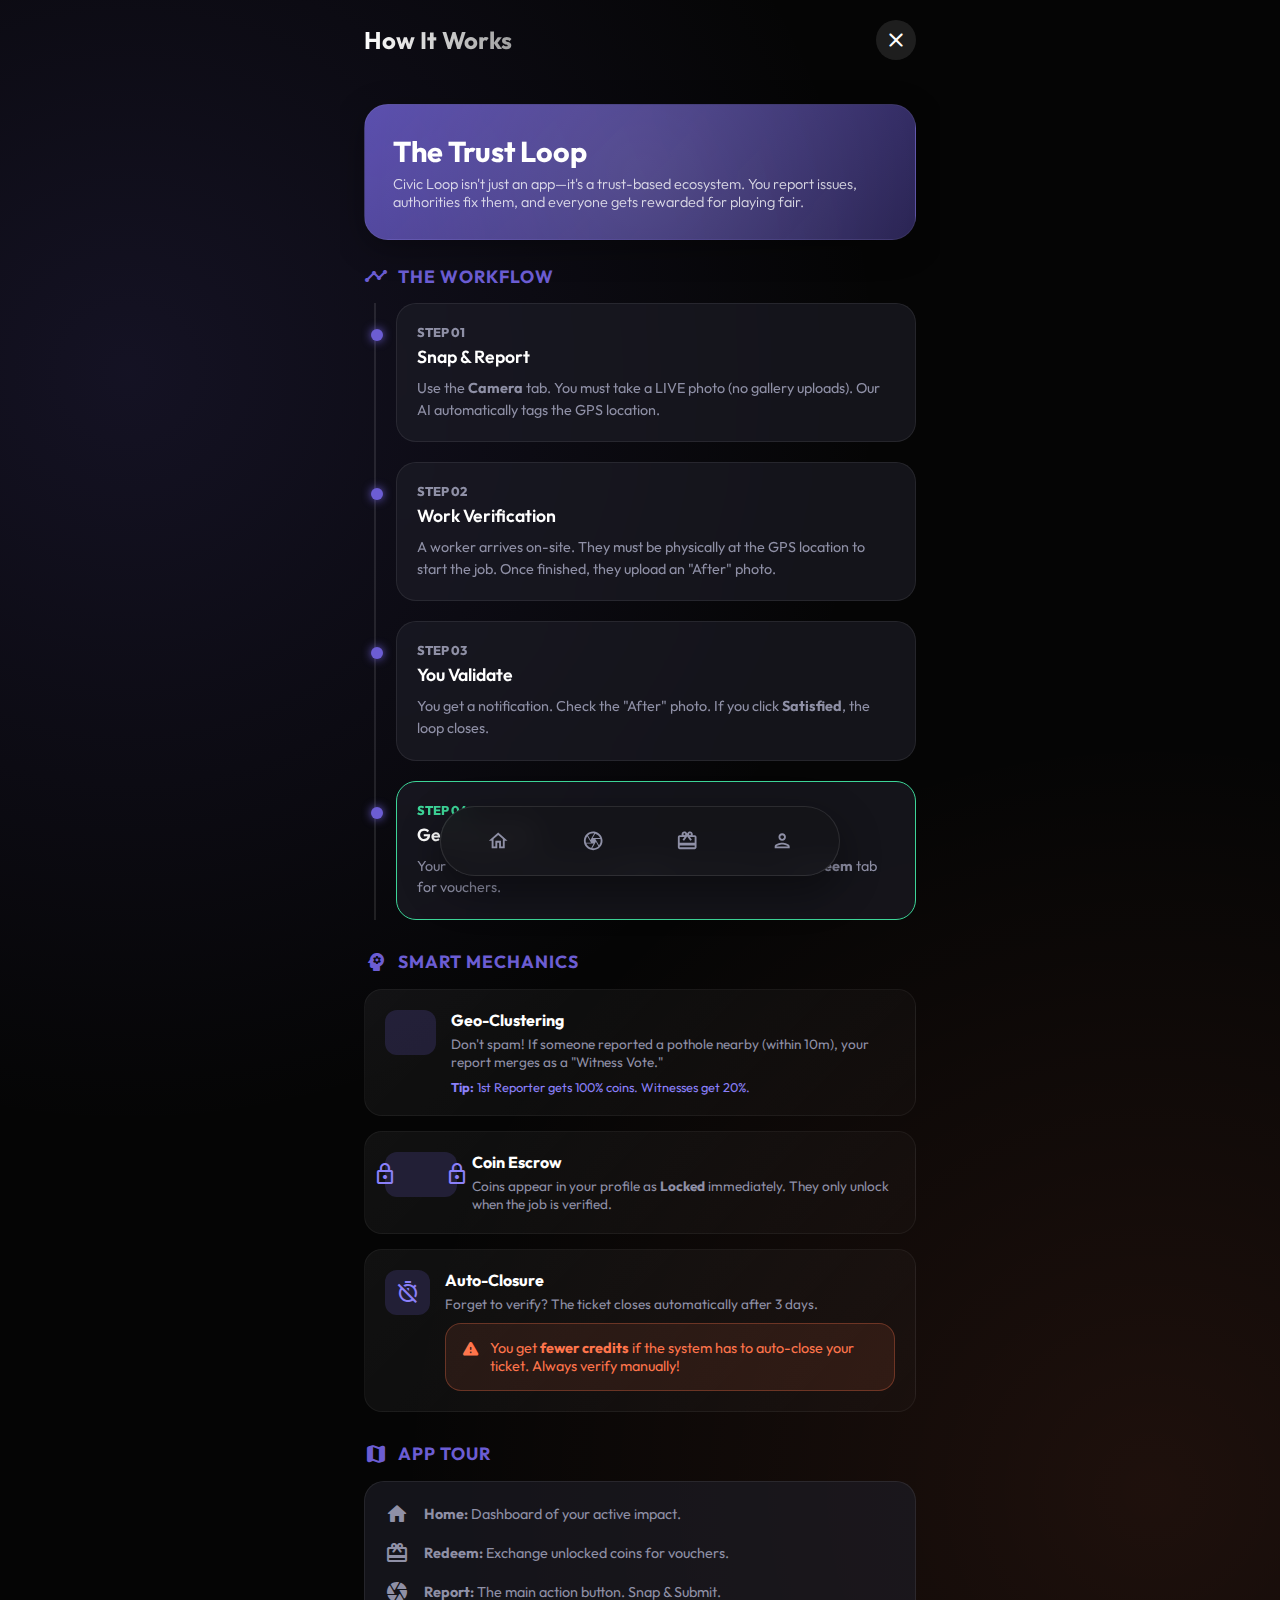
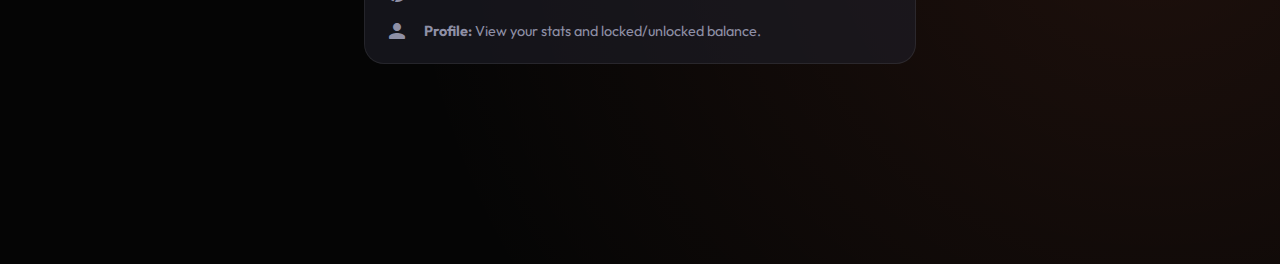
<file: documentation.html>
<!DOCTYPE html>
<html lang="en">

<head>
    <meta charset="UTF-8">
    <meta name="viewport" content="width=device-width, initial-scale=1.0, maximum-scale=1.0, user-scalable=no">
    <title>Civic Loop - Guide</title>
    <link rel="stylesheet" href="styles.css">
    <link href="https://fonts.googleapis.com/css2?family=Outfit:wght@300;400;600;800&display=swap" rel="stylesheet">
    <link href="https://fonts.googleapis.com/icon?family=Material+Icons+Outlined|Material+Icons+Round" rel="stylesheet">
    
    <style>
        /* Specific Styles for Documentation */
        .doc-section {
            margin-bottom: 30px;
        }

        .doc-title {
            font-size: 1.1rem;
            color: var(--primary);
            margin-bottom: 15px;
            font-weight: 700;
            text-transform: uppercase;
            letter-spacing: 1px;
            display: flex;
            align-items: center;
            gap: 10px;
        }

        /* Timeline / Steps Styling */
        .timeline {
            position: relative;
            padding-left: 20px;
            border-left: 2px solid rgba(255, 255, 255, 0.1);
            margin-left: 10px;
        }

        .step-card {
            background: rgba(30, 30, 40, 0.6);
            backdrop-filter: blur(20px);
            border: 1px solid rgba(255, 255, 255, 0.08);
            border-radius: 20px;
            padding: 20px;
            margin-bottom: 20px;
            position: relative;
        }

        .step-card::before {
            content: '';
            position: absolute;
            left: -26px; /* Align with timeline line */
            top: 25px;
            width: 12px;
            height: 12px;
            background: var(--primary);
            border-radius: 50%;
            box-shadow: 0 0 10px var(--primary);
        }

        .step-number {
            font-size: 0.8rem;
            color: var(--text-muted);
            margin-bottom: 5px;
            text-transform: uppercase;
            font-weight: 800;
        }

        .step-header {
            font-size: 1.1rem;
            font-weight: 600;
            color: white;
            margin-bottom: 10px;
        }

        .step-desc {
            font-size: 0.9rem;
            color: var(--text-muted);
            line-height: 1.5;
        }

        /* Feature Highlight Cards */
        .feature-grid {
            display: grid;
            grid-template-columns: 1fr;
            gap: 15px;
        }

        .feature-item {
            background: linear-gradient(135deg, rgba(255,255,255,0.05), rgba(255,255,255,0.02));
            padding: 20px;
            border-radius: 18px;
            border: 1px solid rgba(255, 255, 255, 0.05);
            display: flex;
            gap: 15px;
            align-items: flex-start;
        }

        .feature-icon {
            background: rgba(108, 93, 211, 0.2);
            color: #8B80F9;
            min-width: 45px;
            height: 45px;
            border-radius: 12px;
            display: flex;
            align-items: center;
            justify-content: center;
            font-size: 1.5rem;
        }

        /* Warning Box */
        .warning-box {
            background: rgba(255, 117, 76, 0.1);
            border: 1px solid rgba(255, 117, 76, 0.3);
            border-radius: 16px;
            padding: 15px;
            color: #FF754C;
            font-size: 0.9rem;
            display: flex;
            gap: 10px;
            align-items: flex-start;
            margin-top: 10px;
        }
    </style>
</head>

<body>
    <div class="app-container">
        <header class="app-header">
            <h1 class="logo">How It Works</h1>
            <a href="index.html" style="text-decoration: none;">
                <div style="background: rgba(255,255,255,0.1); width: 40px; height: 40px; border-radius: 50%; display: flex; align-items: center; justify-content: center; color: white;">
                    <i class="material-icons-round">close</i>
                </div>
            </a>
        </header>

        <main class="content-area">
            <div class="welcome-card">
                <h2>The Trust Loop</h2>
                <p>Civic Loop isn't just an app—it's a trust-based ecosystem. You report issues, authorities fix them, and everyone gets rewarded for playing fair.</p>
            </div>

            <div class="doc-section">
                <div class="doc-title">
                    <i class="material-icons-round">timeline</i> The Workflow
                </div>
                
                <div class="timeline">
                    <div class="step-card">
                        <div class="step-number">Step 01</div>
                        <div class="step-header">Snap & Report</div>
                        <p class="step-desc">
                            Use the <strong>Camera</strong> tab. You must take a LIVE photo (no gallery uploads). Our AI automatically tags the GPS location.
                        </p>
                    </div>

                    <div class="step-card">
                        <div class="step-number">Step 02</div>
                        <div class="step-header">Work Verification</div>
                        <p class="step-desc">
                            A worker arrives on-site. They must be physically at the GPS location to start the job. Once finished, they upload an "After" photo.
                        </p>
                    </div>

                    <div class="step-card">
                        <div class="step-number">Step 03</div>
                        <div class="step-header">You Validate</div>
                        <p class="step-desc">
                            You get a notification. Check the "After" photo. If you click <strong>Satisfied</strong>, the loop closes.
                        </p>
                    </div>

                    <div class="step-card" style="border-color: var(--success);">
                        <div class="step-number" style="color: var(--success);">Step 04</div>
                        <div class="step-header">Get Rewarded</div>
                        <p class="step-desc">
                            Your "Locked" credits become <strong>Available</strong>. Spend them in the <strong>Redeem</strong> tab for vouchers.
                        </p>
                    </div>
                </div>
            </div>

            <div class="doc-section">
                <div class="doc-title">
                    <i class="material-icons-round">psychology</i> Smart Mechanics
                </div>

                <div class="feature-grid">
                    <div class="feature-item">
                        <div class="feature-icon">
                            <i class="material-icons-outlined">hub</i>
                        </div>
                        <div>
                            <h4 style="margin-bottom: 5px; color: white;">Geo-Clustering</h4>
                            <p style="font-size: 0.85rem; color: var(--text-muted);">
                                Don't spam! If someone reported a pothole nearby (within 10m), your report merges as a "Witness Vote."
                            </p>
                            <div style="margin-top: 8px; font-size: 0.8rem; color: #8B80F9;">
                                <strong>Tip:</strong> 1st Reporter gets 100% coins. Witnesses get 20%.
                            </div>
                        </div>
                    </div>

                    <div class="feature-item">
                        <div class="feature-icon">
                            <i class="material-icons-outlined">lock_clock</i>
                        </div>
                        <div>
                            <h4 style="margin-bottom: 5px; color: white;">Coin Escrow</h4>
                            <p style="font-size: 0.85rem; color: var(--text-muted);">
                                Coins appear in your profile as <strong>Locked</strong> immediately. They only unlock when the job is verified.
                            </p>
                        </div>
                    </div>

                    <div class="feature-item">
                        <div class="feature-icon">
                            <i class="material-icons-outlined">timer_off</i>
                        </div>
                        <div>
                            <h4 style="margin-bottom: 5px; color: white;">Auto-Closure</h4>
                            <p style="font-size: 0.85rem; color: var(--text-muted);">
                                Forget to verify? The ticket closes automatically after 3 days.
                            </p>
                            <div class="warning-box">
                                <i class="material-icons-round" style="font-size: 1.2rem;">warning</i>
                                <span>You get <strong>fewer credits</strong> if the system has to auto-close your ticket. Always verify manually!</span>
                            </div>
                        </div>
                    </div>
                </div>
            </div>

            <div class="doc-section">
                <div class="doc-title">
                    <i class="material-icons-round">map</i> App Tour
                </div>
                <div style="background: var(--bg-card); border-radius: 20px; padding: 20px; border: 1px solid rgba(255,255,255,0.08);">
                    <ul style="list-style: none; display: flex; flex-direction: column; gap: 15px;">
                        <li style="display: flex; gap: 15px; align-items: center;">
                            <i class="material-icons-round" style="color: var(--text-muted);">home</i>
                            <span style="color: var(--text-muted); font-size: 0.9rem;"><strong>Home:</strong> Dashboard of your active impact.</span>
                        </li>
                        <li style="display: flex; gap: 15px; align-items: center;">
                            <i class="material-icons-round" style="color: var(--text-muted);">card_giftcard</i>
                            <span style="color: var(--text-muted); font-size: 0.9rem;"><strong>Redeem:</strong> Exchange unlocked coins for vouchers.</span>
                        </li>
                        <li style="display: flex; gap: 15px; align-items: center;">
                            <i class="material-icons-round" style="color: var(--text-muted);">camera</i>
                            <span style="color: var(--text-muted); font-size: 0.9rem;"><strong>Report:</strong> The main action button. Snap & Submit.</span>
                        </li>
                        <li style="display: flex; gap: 15px; align-items: center;">
                            <i class="material-icons-round" style="color: var(--text-muted);">person</i>
                            <span style="color: var(--text-muted); font-size: 0.9rem;"><strong>Profile:</strong> View your stats and locked/unlocked balance.</span>
                        </li>
                    </ul>
                </div>
            </div>

            <div style="height: 50px;"></div>
        </main>

        <nav class="bottom-nav">
            <a href="index.html" class="nav-item">
                <i class="material-icons-outlined icon">home</i>
            </a>
            <a href="camera.html" class="nav-item">
                <i class="material-icons-outlined icon">camera</i>
            </a>
            <a href="redeem.html" class="nav-item">
                <i class="material-icons-outlined icon">redeem</i>
            </a>
            
            <a href="profile.html" class="nav-item">
                <i class="material-icons-outlined icon">person</i>
            </a>
        </nav>
    </div>
</body>
</html>
</file>
<file: styles.css>
:root {
    --primary: #6C5DD3;
    --primary-gradient: linear-gradient(135deg, #6C5DD3 0%, #8B80F9 100%);
    --secondary: #FF754C;
    --success: #3DD598;
    --bg-body: #050505;
    /* Pitch black for OLED feel */
    --bg-card: rgba(30, 30, 40, 0.6);
    --glass-border: rgba(255, 255, 255, 0.08);
    --text-white: #FFFFFF;
    --text-muted: #8F90A6;
    --font-main: 'Outfit', sans-serif;
    --nav-height: 80px;
    --radius-lg: 24px;
    --radius-md: 16px;
}

* {
    box-sizing: border-box;
    margin: 0;
    padding: 0;
    -webkit-tap-highlight-color: transparent;
}

body {
    font-family: var(--font-main);
    background-color: var(--bg-body);
    /* Subtle background mesh gradient */
    background-image:
        radial-gradient(circle at 10% 20%, rgba(108, 93, 211, 0.15) 0%, transparent 40%),
        radial-gradient(circle at 90% 80%, rgba(255, 117, 76, 0.1) 0%, transparent 40%);
    color: var(--text-white);
    color: var(--text-white);
    min-height: 100vh;
    overflow-x: hidden;
    overflow-y: auto;
}

/* Mobile Responsiveness */
@media (max-width: 480px) {
    .app-container {
        padding: 0;
    }

    .auth-card {
        padding: 24px 20px;
        border-radius: 24px;
        max-width: 90%;
    }

    .voucher-card {
        width: 100%;
        max-width: 300px;
    }

    .auth-input-group input {
        padding: 14px 14px 14px 45px;
        font-size: 0.95rem;
    }
}

/* Animations */
@keyframes fadeIn {
    from {
        opacity: 0;
        transform: translateY(10px);
    }

    to {
        opacity: 1;
        transform: translateY(0);
    }
}

.app-container {
    display: flex;
    flex-direction: column;
    height: 100%;
    max-width: 600px;
    /* Tablet constraint */
    margin: 0 auto;
    position: relative;
}

/* Header */
.app-header {
    padding: 20px 24px;
    display: flex;
    justify-content: space-between;
    align-items: center;
    background: transparent;
    z-index: 10;
}

.logo {
    font-size: 1.5rem;
    font-weight: 700;
    background: linear-gradient(to right, #fff, #a0a0a0);
    background-clip: text;
    -webkit-background-clip: text;
    -webkit-text-fill-color: transparent;
}

.user-status {
    background: rgba(108, 93, 211, 0.2);
    color: #aeb4ff;
    padding: 8px 16px;
    border-radius: 30px;
    font-size: 0.8rem;
    font-weight: 600;
    border: 1px solid rgba(108, 93, 211, 0.3);
    backdrop-filter: blur(5px);
}

/* Main Content */
.content-area {
    flex: 1;
    overflow-y: auto;
    padding: 24px;
    padding-bottom: calc(var(--nav-height) + 40px);
    animation: fadeIn 0.5s ease-out;
}

/* Glass Cards */
.welcome-card,
.profile-card,
.reward-card {
    background: var(--bg-card);
    backdrop-filter: blur(20px);
    -webkit-backdrop-filter: blur(20px);
    border: 1px solid var(--glass-border);
    border-radius: var(--radius-lg);
    box-shadow: 0 8px 32px 0 rgba(0, 0, 0, 0.3);
}

/* Welcome Card Specifics */
.welcome-card {
    padding: 28px;
    margin-bottom: 24px;
    background: linear-gradient(135deg, rgba(108, 93, 211, 0.8), rgba(91, 76, 196, 0.4));
    position: relative;
    overflow: hidden;
}

.welcome-card::before {
    content: '';
    position: absolute;
    top: -50%;
    left: -50%;
    width: 200%;
    height: 200%;
    background: radial-gradient(circle, rgba(255, 255, 255, 0.1) 0%, transparent 60%);
    pointer-events: none;
}

.welcome-card h2 {
    font-size: 1.8rem;
    margin-bottom: 6px;
}

.welcome-card p {
    opacity: 0.8;
    font-size: 0.9rem;
    font-weight: 300;
}

/* Headers */
h3 {
    font-size: 1.1rem;
    font-weight: 600;
    color: var(--text-white);
    margin-bottom: 16px;
    display: flex;
    align-items: center;
    gap: 8px;
}

/* Empty State */
.empty-state {
    padding: 40px;
    text-align: center;
    border-radius: var(--radius-md);
    background: rgba(255, 255, 255, 0.03);
    border: 1px dashed var(--glass-border);
    color: var(--text-muted);
}

/* Floating Bottom Navigation */
.bottom-nav {
    position: fixed;
    bottom: 24px;
    left: 50%;
    transform: translateX(-50%);
    width: 90%;
    max-width: 400px;
    height: 70px;
    background: rgba(20, 20, 25, 0.85);
    backdrop-filter: blur(15px);
    -webkit-backdrop-filter: blur(15px);
    border-radius: 35px;
    display: flex;
    justify-content: space-around;
    align-items: center;
    border: 1px solid rgba(255, 255, 255, 0.1);
    box-shadow: 0 15px 40px rgba(0, 0, 0, 0.4);
    z-index: 100;
    padding: 0 10px;
}

.nav-item {
    position: relative;
    display: flex;
    flex-direction: column;
    align-items: center;
    justify-content: center;
    text-decoration: none;
    color: var(--text-muted);
    width: 60px;
    height: 60px;
    border-radius: 50%;
    transition: all 0.3s cubic-bezier(0.175, 0.885, 0.32, 1.275);
}

.nav-item .icon {
    font-size: 1.4rem;
    transition: 0.3s;
}

.nav-item .label {
    display: none;
}

/* Clean look, icons only for floating */

.nav-item.active {
    background: var(--primary);
    color: white;
    transform: translateY(-20px);
    box-shadow: 0 10px 20px rgba(108, 93, 211, 0.4);
}

.nav-item.active .icon {
    font-size: 1.6rem;
}

/* Form Styles */
.form-group label {
    color: var(--text-muted);
    font-size: 0.85rem;
    margin-left: 4px;
    margin-bottom: 8px;
    display: block;
}

.form-group input,
.form-group select,
.form-group textarea {
    width: 100%;
    background: rgba(255, 255, 255, 0.05);
    border: 1px solid transparent;
    padding: 16px;
    border-radius: var(--radius-md);
    color: white;
    font-family: inherit;
    font-size: 0.95rem;
    outline: none;
    transition: all 0.3s;
}

.form-group input:focus,
.form-group select:focus,
.form-group textarea:focus {
    background: rgba(255, 255, 255, 0.1);
    border-color: var(--primary);
    box-shadow: 0 0 0 4px rgba(108, 93, 211, 0.1);
}

/* Camera Preview */
.camera-preview-container {
    background: #000;
    height: 200px;
    /* Reduced functionality */
    border-radius: 20px;
    display: flex;
    justify-content: center;
    align-items: center;
    margin-bottom: 20px;
    border: 1px solid rgba(255, 255, 255, 0.1);
    position: relative;
    overflow: hidden;
}

/* Compact Form Styles */
.form-row {
    display: flex;
    gap: 12px;
    margin-bottom: 0;
}

.half-width {
    flex: 1;
    min-width: 0;
    /* Prevent overflow */
}

/* Tighter form groups */
.form-group {
    margin-bottom: 12px;
}

.form-group label {
    margin-bottom: 6px;
    font-size: 0.8rem;
}

.form-group input,
.form-group select {
    padding: 12px;
    /* Reduced from 16px */
    border-radius: 12px;
    font-size: 0.9rem;
}

.form-group textarea {
    padding: 12px;
    border-radius: 12px;
    font-size: 0.9rem;
    min-height: 80px;
    /* Force smaller height */
}

/* Compact Location Status to match input height */
.location-status.compact-location {
    background: rgba(255, 255, 255, 0.05);
    border: 1px solid transparent;
    /* Match input border placeholder */
    padding: 12px;
    border-radius: 12px;
    display: flex;
    /* Ensure flex for alignment */
    align-items: center;
    gap: 8px;
    height: 48px;
    /* Approximate height of inputs */
    color: var(--text-muted);
}

.location-status.compact-location .icon {
    font-size: 1.2rem;
}

/* Scan Line Animation */
.camera-preview-container::after {
    content: '';
    position: absolute;
    width: 100%;
    height: 2px;
    background: var(--success);
    top: 0;
    left: 0;
    box-shadow: 0 0 15px var(--success);
    animation: scan 2s infinite linear;
    opacity: 0.5;
}

@keyframes scan {
    0% {
        top: 0;
    }

    100% {
        top: 100%;
    }
}

/* Buttons */
.btn-primary {
    width: 100%;
    background: var(--primary-gradient);
    color: white;
    padding: 18px;
    border: none;
    border-radius: 20px;
    font-size: 1rem;
    font-weight: 600;
    cursor: pointer;
    box-shadow: 0 10px 25px rgba(108, 93, 211, 0.4);
    transition: transform 0.2s;
}

.btn-primary:active {
    transform: scale(0.96);
}

/* Redeem Grid */
.rewards-grid {
    display: grid;
    grid-template-columns: 1fr 1fr;
    gap: 16px;
}

.reward-card {
    padding: 20px;
    display: flex;
    flex-direction: column;
    align-items: center;
    text-align: center;
    transition: transform 0.3s ease;
}

.reward-card:hover {
    transform: translateY(-5px);
    border-color: var(--primary);
}

.reward-icon {
    width: 50px;
    height: 50px;
    border-radius: 50%;
    display: flex;
    align-items: center;
    justify-content: center;
    font-size: 1.5rem;
    margin-bottom: 12px;
}

.btn-redeem {
    width: 100%;
    padding: 10px;
    margin-top: 10px;
    background: rgba(255, 255, 255, 0.1);
    border: 1px solid rgba(255, 255, 255, 0.1);
    border-radius: 12px;
    color: white;
    font-size: 0.8rem;
    cursor: pointer;
    transition: 0.2s;
}

.btn-redeem:hover {
    background: var(--primary);
    border-color: var(--primary);
}

/* Profile specific */
.avatar {
    width: 100px;
    height: 100px;
    background: linear-gradient(135deg, #FF9966, #FF5E62);
    border-radius: 50%;
    margin: 0 auto 16px;
    font-size: 2.5rem;
    display: flex;
    align-items: center;
    justify-content: center;
    box-shadow: 0 0 30px rgba(255, 94, 98, 0.3);
    border: 4px solid rgba(30, 30, 40, 0.8);
}

.profile-menu li {
    padding: 20px;
    border-bottom: 1px solid rgba(255, 255, 255, 0.03);
    display: flex;
    align-items: center;
    gap: 15px;
    color: var(--text-white);
    font-size: 1rem;
}

.profile-menu li i {
    font-size: 1.2rem;
    color: var(--text-muted);
}

/* --- Add this to the bottom of styles.css --- */

/* Authentication Layout */
.auth-container {
    min-height: 100vh;
    display: flex;
    flex-direction: column;
    justify-content: center;
    align-items: center;
    padding: 24px;
    position: relative;
    z-index: 1;
}

/* Auth Card - Inherits Glass look but specific for auth */
.auth-card {
    width: 100%;
    max-width: 400px;
    background: rgba(30, 30, 40, 0.7);
    /* Slightly darker for contrast */
    backdrop-filter: blur(30px);
    -webkit-backdrop-filter: blur(30px);
    border: 1px solid var(--glass-border);
    border-radius: 32px;
    padding: 40px 32px;
    box-shadow: 0 20px 50px rgba(0, 0, 0, 0.5);
    animation: fadeIn 0.6s ease-out;
}

.logo-area {
    text-align: center;
    margin-bottom: 35px;
}

.logo-area h1 {
    font-size: 2rem;
    background: linear-gradient(to right, #fff, #a0a0a0);
    background-clip: text;
    -webkit-background-clip: text;
    -webkit-text-fill-color: transparent;
    margin-bottom: 8px;
}

.logo-area p {
    color: var(--text-muted);
    font-size: 0.95rem;
}

/* Floating Label Inputs for Auth */
.auth-input-group {
    position: relative;
    margin-bottom: 24px;
}

.auth-input-group input {
    width: 100%;
    background: rgba(255, 255, 255, 0.05);
    border: 1px solid transparent;
    padding: 18px 18px 18px 50px;
    /* Space for icon */
    border-radius: 18px;
    color: white;
    font-size: 1rem;
    outline: none;
    transition: all 0.3s;
}

.auth-input-group input:focus {
    background: rgba(255, 255, 255, 0.1);
    border-color: var(--primary);
    box-shadow: 0 0 0 4px rgba(108, 93, 211, 0.15);
}

.auth-input-group label {
    position: absolute;
    left: 18px;
    top: 50%;
    transform: translateY(-50%);
    color: var(--text-muted);
    pointer-events: none;
    transition: all 0.3s ease;
    display: flex;
    align-items: center;
    gap: 10px;
}

/* Float label animation */
.auth-input-group input:focus+label,
.auth-input-group input:not(:placeholder-shown)+label {
    top: 0;
    left: 14px;
    font-size: 0.75rem;
    background: var(--primary);
    color: white;
    padding: 2px 8px;
    border-radius: 6px;
    transform: translateY(-50%);
}

.auth-input-group input:focus+label i,
.auth-input-group input:not(:placeholder-shown)+label i {
    font-size: 0.8rem;
    /* Shrink icon */
}

.auth-footer {
    text-align: center;
    margin-top: 30px;
    color: var(--text-muted);
    font-size: 0.9rem;
}

.auth-footer a {
    color: var(--success);
    text-decoration: none;
    font-weight: 600;
}

.error-msg {
    color: #FF5E62;
    margin-top: 15px;
    font-size: 0.9rem;
    min-height: 20px;
}



/* Stats Grid */
.stats-row {
    display: flex;
    gap: 12px;
    margin-bottom: 24px;
}

.stat {
    flex: 1;
    background: rgba(255, 255, 255, 0.03);
    border: 1px solid var(--glass-border);
    padding: 16px 10px;
    border-radius: 20px;
    text-align: center;
    display: flex;
    flex-direction: column;
    justify-content: center;
    align-items: center;
}

.stat .value {
    font-size: 1.4rem;
    font-weight: 700;
    display: block;
    margin-bottom: 4px;
}

.stat .label {
    font-size: 0.75rem;
    color: var(--text-muted);
    text-transform: uppercase;
    letter-spacing: 0.5px;
}

/* Profile Menu List */
.profile-menu {
    list-style: none;
    background: var(--bg-card);
    backdrop-filter: blur(20px);
    border: 1px solid var(--glass-border);
    border-radius: 24px;
    overflow: hidden;
    margin-top: 20px;
}

.profile-menu li {
    padding: 18px 24px;
    border-bottom: 1px solid rgba(255, 255, 255, 0.05);
    color: var(--text-white);
    font-size: 0.95rem;
    display: flex;
    align-items: center;
    gap: 15px;
    cursor: pointer;
    transition: background 0.2s;
}

.profile-menu li:last-child {
    border-bottom: none;
}

.profile-menu li:active {
    background: rgba(255, 255, 255, 0.05);
}

.profile-menu li i {
    font-size: 1.2rem;
    color: var(--text-muted);
}

/* Modal Overlay & Content */
.modal-overlay {
    position: fixed;
    top: 0;
    left: 0;
    width: 100%;
    height: 100%;
    background: rgba(0, 0, 0, 0.8);
    backdrop-filter: blur(5px);
    z-index: 1000;
    display: flex;
    justify-content: center;
    align-items: center;
    opacity: 0;
    pointer-events: none;
    transition: opacity 0.3s;
}

.modal-overlay.active {
    opacity: 1;
    pointer-events: all;
}

.modal-content {
    background: #1E1E28;
    border: 1px solid var(--glass-border);
    width: 90%;
    max-width: 320px;
    padding: 30px;
    border-radius: 24px;
    box-shadow: 0 20px 60px rgba(0, 0, 0, 0.5);
    transform: scale(0.9);
    transition: transform 0.3s cubic-bezier(0.34, 1.56, 0.64, 1);
}

.modal-overlay.active .modal-content {
    transform: scale(1);
}

.hidden {
    display: none;
    /* Fallback */
}

/* Voucher Card Styling */
.voucher-card {
    background: linear-gradient(135deg, #232f3e 0%, #151920 100%);
    /* Amazon Dark Theme */
    width: 320px;
    border-radius: 24px;
    overflow: hidden;
    box-shadow: 0 25px 50px -12px rgba(0, 0, 0, 0.5);
    border: 1px solid rgba(255, 255, 255, 0.1);
    position: relative;
    transform: scale(0.9);
    transition: transform 0.3s cubic-bezier(0.34, 1.56, 0.64, 1);
    text-align: center;
    padding-bottom: 20px;
}

/* Modal Active Animation */
.modal-overlay.active .voucher-card {
    transform: scale(1);
}

.voucher-header {
    background: linear-gradient(135deg, #FF9900 0%, #FFB74D 100%);
    /* Amazon Orange */
    padding: 30px;
    color: #121418;
    position: relative;
}

/* Scalloped edge effect at bottom of header */
.voucher-header::after {
    content: '';
    position: absolute;
    bottom: -10px;
    left: 0;
    width: 100%;
    height: 20px;
    background: #232f3e;
    /* Matches card bg */
    border-radius: 20px 20px 0 0;
}

.brand-logo {
    font-size: 3rem;
    margin-bottom: 5px;
}

.voucher-value {
    font-size: 2rem;
    font-weight: 800;
    letter-spacing: -1px;
}

.voucher-body {
    padding: 20px 24px;
}

.voucher-body h3 {
    color: white;
    font-size: 1.2rem;
    margin-bottom: 5px;
}

.voucher-body p {
    color: var(--text-muted);
    font-size: 0.9rem;
    margin-bottom: 20px;
}

/* The Code Box */
.code-container {
    background: rgba(0, 0, 0, 0.3);
    border: 1px dashed rgba(255, 255, 255, 0.2);
    padding: 12px;
    border-radius: 12px;
    display: flex;
    justify-content: space-between;
    align-items: center;
    margin-bottom: 15px;
}

#redeem-code {
    font-family: 'Courier New', monospace;
    font-weight: 700;
    color: #FF9900;
    letter-spacing: 2px;
    font-size: 1.1rem;
}

.btn-copy {
    background: rgba(255, 255, 255, 0.1);
    border: none;
    color: white;
    width: 36px;
    height: 36px;
    border-radius: 8px;
    cursor: pointer;
    display: flex;
    align-items: center;
    justify-content: center;
    transition: 0.2s;
}

.btn-copy:hover {
    background: #FF9900;
    color: black;
}

.expiry {
    font-size: 0.75rem !important;
    color: var(--text-muted);
    margin-top: 10px;
}

/* Badge System Styles */
.badges-section {
    margin-top: 24px;
}

.badge-grid {
    display: grid;
    grid-template-columns: repeat(auto-fill, minmax(140px, 1fr));
    gap: 12px;
    margin-top: 16px;
}

.badge-card {
    background: rgba(255, 255, 255, 0.03);
    border: 1px solid var(--glass-border);
    border-radius: 16px;
    padding: 16px;
    text-align: center;
    transition: all 0.3s;
}

.badge-card.earned {
    background: rgba(108, 93, 211, 0.1);
    border-color: var(--primary);
}

.badge-card.locked {
    opacity: 0.4;
}

.badge-icon {
    font-size: 2.5rem;
    margin-bottom: 8px;
    display: block;
}

.badge-name {
    font-size: 0.85rem;
    font-weight: 600;
    color: var(--text-white);
    margin-bottom: 4px;
}

.badge-desc {
    font-size: 0.7rem;
    color: var(--text-muted);
}

/* Leaderboard Styles */
.leaderboard-list {
    margin-top: 20px;
}

.leaderboard-item {
    background: var(--bg-card);
    border: 1px solid var(--glass-border);
    border-radius: 16px;
    padding: 16px;
    margin-bottom: 12px;
    display: flex;
    align-items: center;
    gap: 16px;
    transition: all 0.3s;
}

.leaderboard-item.current-user {
    border-color: var(--primary);
    background: rgba(108, 93, 211, 0.1);
}

.leaderboard-rank {
    font-size: 1.5rem;
    font-weight: 700;
    color: var(--text-muted);
    min-width: 40px;
}

.leaderboard-rank.top-3 {
    background: linear-gradient(135deg, #FFD700, #FFA500);
    background-clip: text;
    -webkit-background-clip: text;
    -webkit-text-fill-color: transparent;
}

.leaderboard-avatar {
    width: 50px;
    height: 50px;
    border-radius: 50%;
    background: linear-gradient(135deg, #FF9966, #FF5E62);
    display: flex;
    align-items: center;
    justify-content: center;
    font-size: 1.2rem;
    font-weight: 700;
}

.leaderboard-info {
    flex: 1;
}

.leaderboard-name {
    font-size: 1rem;
    font-weight: 600;
    color: var(--text-white);
}

.leaderboard-stats {
    font-size: 0.8rem;
    color: var(--text-muted);
    margin-top: 4px;
}

.leaderboard-credits {
    font-size: 1.2rem;
    font-weight: 700;
    color: var(--success);
}

/* Enhanced Notification Styles */
.notification-card {
    background: var(--bg-card);
    border: 1px solid var(--glass-border);
    border-radius: 16px;
    padding: 16px;
    margin-bottom: 12px;
    display: flex;
    gap: 12px;
    transition: all 0.3s;
}

.notification-card.unread {
    border-left: 3px solid var(--primary);
    background: rgba(108, 93, 211, 0.05);
}

.notification-icon {
    width: 40px;
    height: 40px;
    border-radius: 50%;
    display: flex;
    align-items: center;
    justify-content: center;
    font-size: 1.2rem;
    flex-shrink: 0;
}

.notification-icon.success {
    background: rgba(61, 213, 152, 0.2);
    color: var(--success);
}

.notification-icon.info {
    background: rgba(108, 93, 211, 0.2);
    color: var(--primary);
}

.notification-icon.warning {
    background: rgba(255, 181, 71, 0.2);
    color: #FFB547;
}

.notification-content {
    flex: 1;
}

.notification-title {
    font-size: 0.95rem;
    font-weight: 600;
    color: var(--text-white);
    margin-bottom: 4px;
}

.notification-message {
    font-size: 0.85rem;
    color: var(--text-muted);
    margin-bottom: 6px;
}

.notification-time {
    font-size: 0.75rem;
    color: var(--text-muted);
}

/* Stats Section */
.stats-section {
    margin-top: 24px;
}

.stat-card {
    background: rgba(255, 255, 255, 0.03);
    border: 1px solid var(--glass-border);
    border-radius: 16px;
    padding: 16px;
    margin-bottom: 12px;
}

.stat-label {
    font-size: 0.8rem;
    color: var(--text-muted);
    margin-bottom: 8px;
}

.stat-value {
    font-size: 1.8rem;
    font-weight: 700;
    color: var(--text-white);
}

.stat-breakdown {
    display: flex;
    gap: 12px;
    margin-top: 12px;
}

.stat-item {
    flex: 1;
    text-align: center;
    padding: 8px;
    background: rgba(0, 0, 0, 0.2);
    border-radius: 8px;
}

.stat-item-value {
    font-size: 1.2rem;
    font-weight: 700;
    display: block;
}

.stat-item-label {
    font-size: 0.7rem;
    color: var(--text-muted);
    margin-top: 4px;
}

/* Language Selector */
.language-selector {
    background: transparent;
    border: none;
    padding: 0;
    display: flex;
    align-items: center;
    gap: 10px;
    cursor: pointer;
    transition: all 0.2s;
}

.language-selector:hover {
    opacity: 0.8;
}

.language-flag {
    font-size: 1.2rem;
}

.language-name {
    flex: 1;
    font-size: 0.95rem;
    color: var(--text-white);
}

.language-dropdown {
    position: absolute;
    top: 100%;
    left: 0;
    right: 0;
    background: var(--bg-card);
    backdrop-filter: blur(20px);
    border: 1px solid var(--glass-border);
    border-radius: 12px;
    margin-top: 8px;
    overflow: hidden;
    max-height: 0;
    opacity: 0;
    transition: all 0.3s;
    z-index: 10;
}

.language-dropdown.active {
    max-height: 150px;
    opacity: 1;
}

.language-option {
    padding: 12px 16px;
    display: flex;
    align-items: center;
    gap: 10px;
    cursor: pointer;
    transition: background 0.2s;
    font-size: 0.9rem;
}

.language-option:hover {
    background: rgba(255, 255, 255, 0.05);
}

.language-option.selected {
    background: rgba(108, 93, 211, 0.15);
    border-left: 2px solid var(--primary);
}

.language-option .language-flag {
    font-size: 1.1rem;
}
</file>
